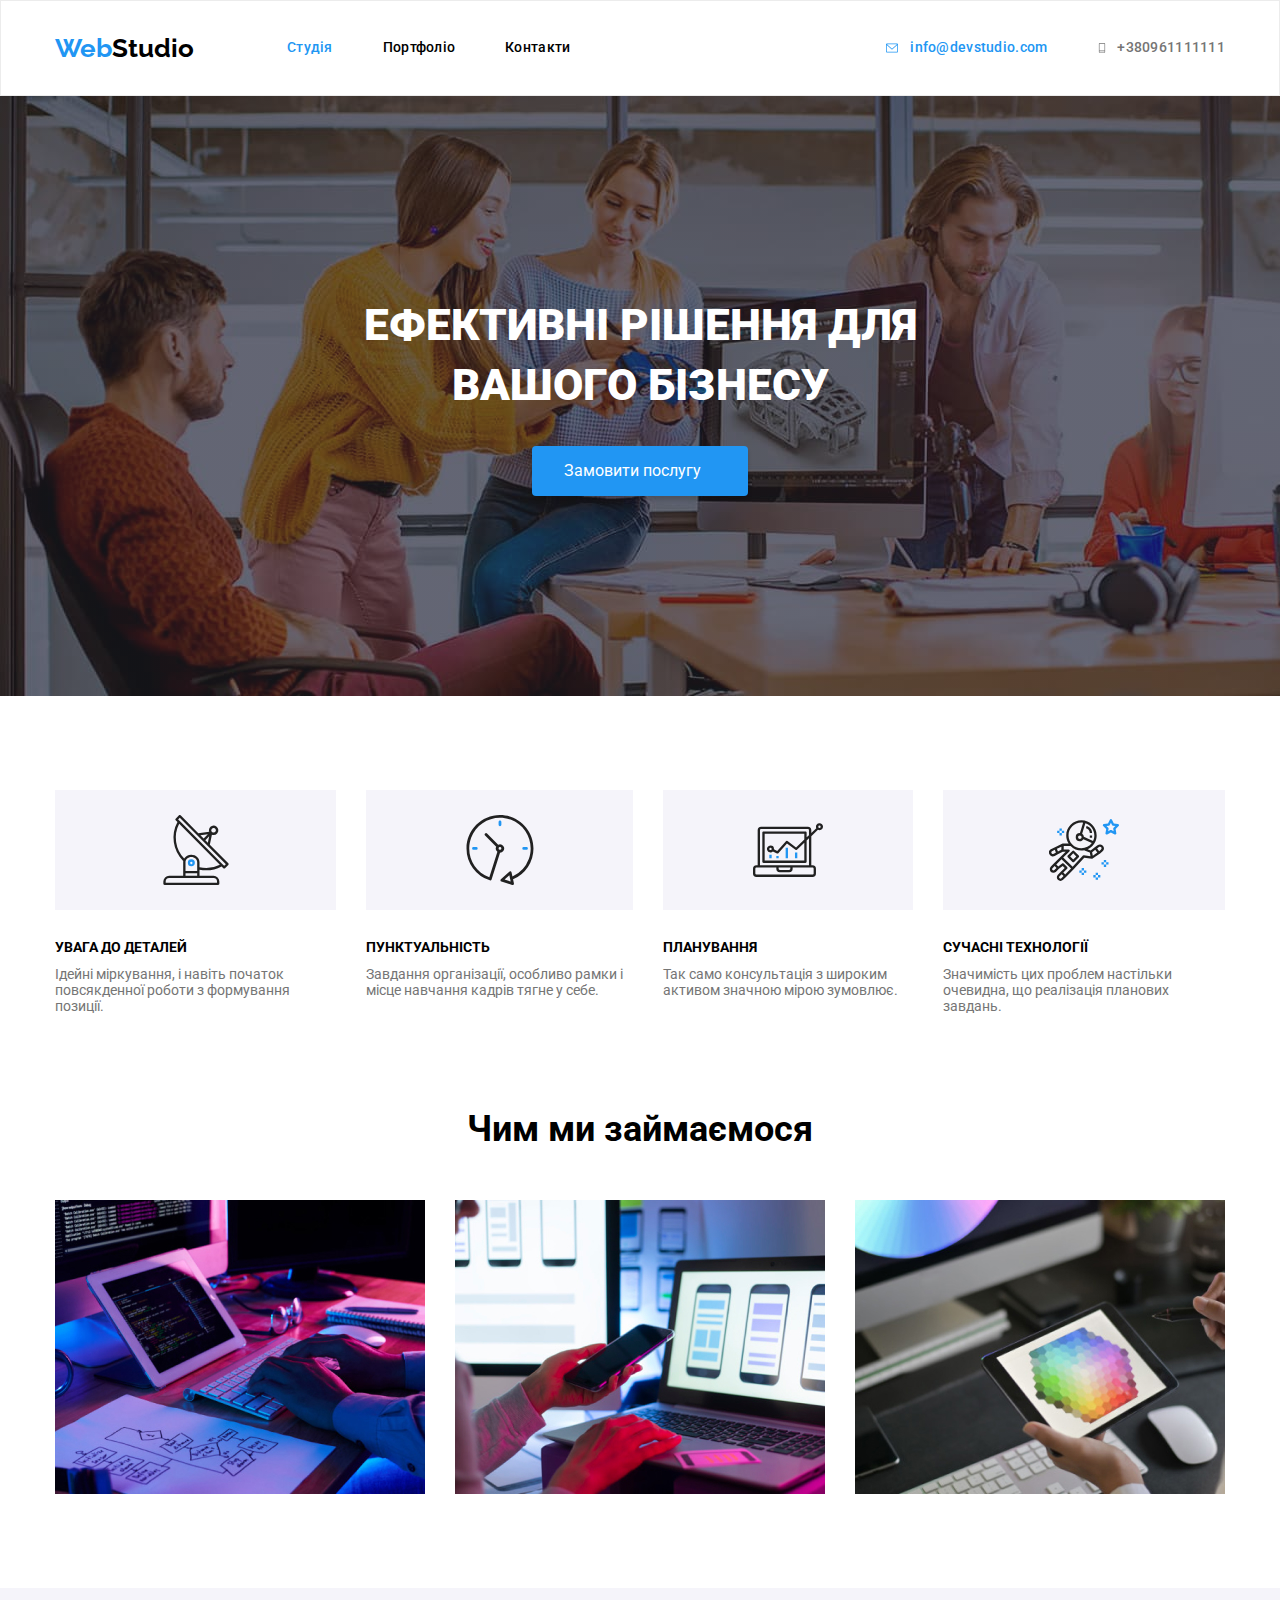
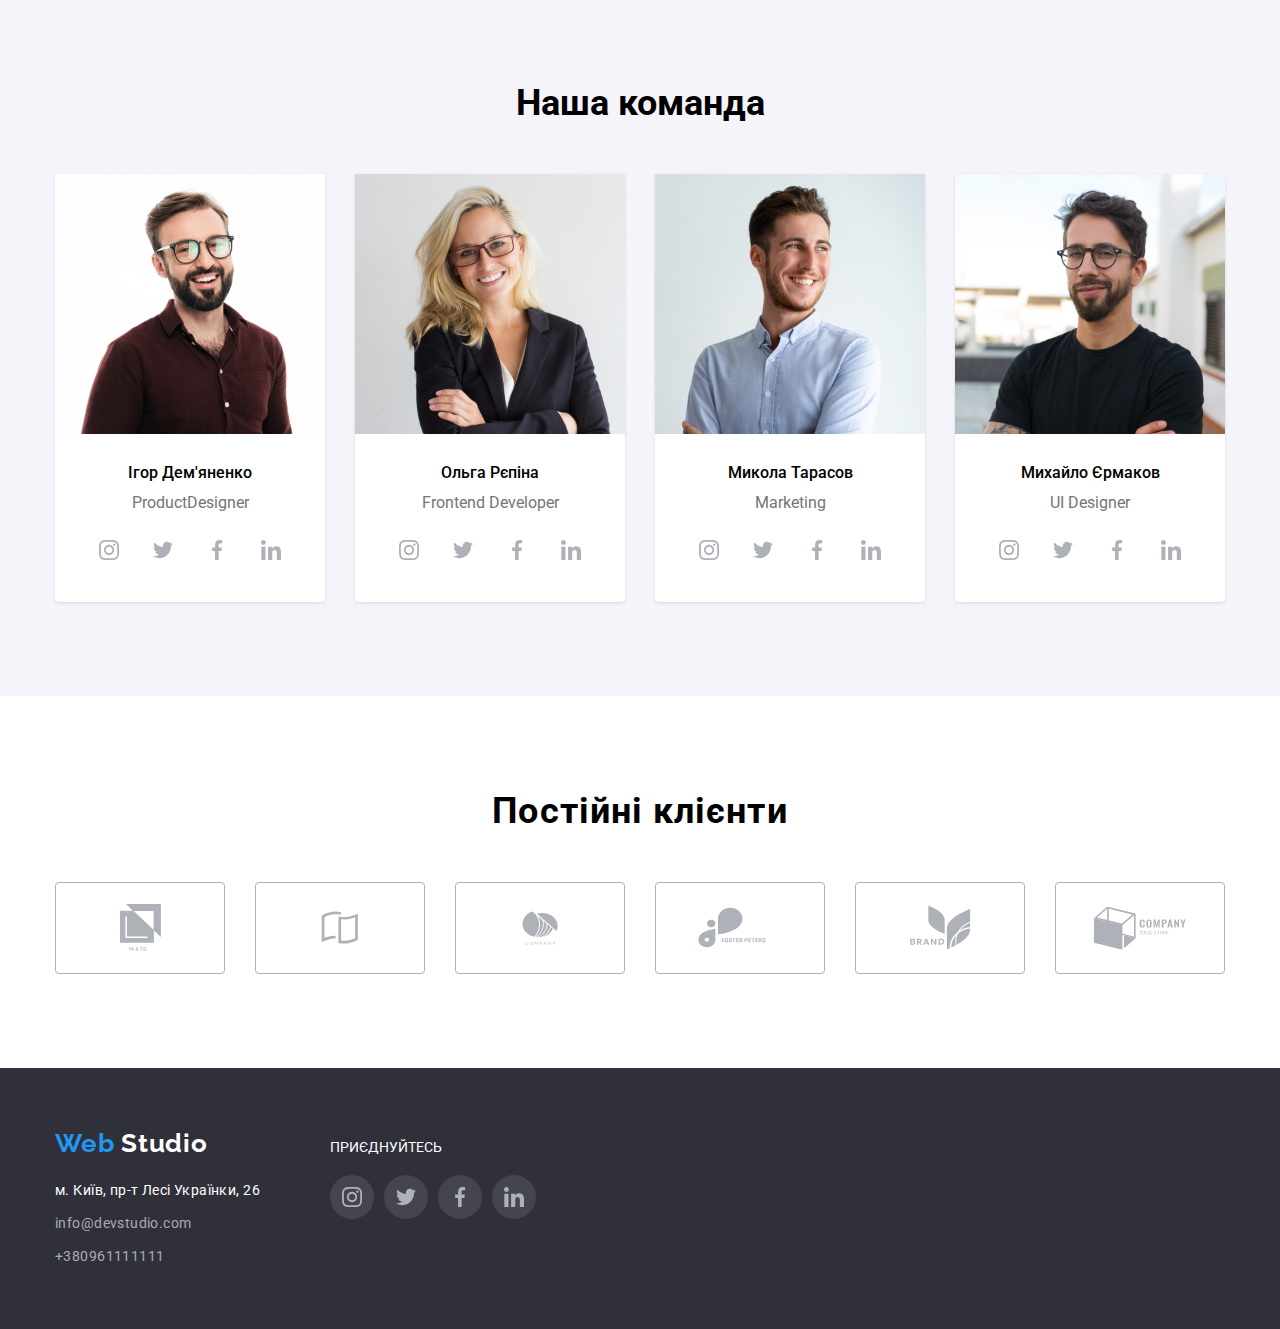
<file: index.html>
<!DOCTYPE html>
<html lang="en">
  <head>
    <meta charset="UTF-8">
    <meta http-equiv="X-UA-Compatible" content="IE=edge">
    <meta name="viewport" content="width=device-width, initial-scale=1.0">
    <link rel="preconnect" href="https://fonts.googleapis.com">
    <link rel="preconnect" href="https://fonts.gstatic.com" crossorigin>
    <link href="https://fonts.googleapis.com/css2?family=Raleway:wght@400;700&family=Roboto:wght@400;500;700;900&display=swap"
     rel="stylesheet">
     <link rel="stylesheet" href="https://cdnjs.cloudflare.com/ajax/libs/modern-normalize/1.1.0/modern-normalize.min.css">
    
    <title>Document</title>
    <link rel="stylesheet" href="./css/styles.css">
  </head>
  <body class="body">
      <!--шапка-->
     <header class="header">
      <div class="conteiner">
       <nav class="main-nav">
        
          <a href="./index.html" class="logo"
           >Web<span class="accent link carrent">Studio</span></a>
          <ul class="site-nav list">
            <li class="item">
              <a href="./index.html" class="link carrent studio">Студія</a>
            </li>
            <li class="item">
              <a href="./portfolio.html" class="link carrent">Портфоліо</a>
            </li>
            <li class="item">
              <a href="kontacts" class="link">Контакти</a>
            </li>
          </ul>
        
        <ul class="auth-nav list">
          <li class="item">
            <a href="mailto:info@devstudio.com" class="header__link__mail">
              <svg class="tech__link" width="16" height="12">
                <use href="./images/symbol-defs.svg#icon-mailmin"></use>
                    
              </svg>info@devstudio.com
            </a>
          </li>
          <li class="item">
            <a href="tel:+380961111111" class="header__link__tel">
              <svg class="tech__link" width="10" height="16">
                <use href=".//images/symbol-defs.svg#icon-telmin"></use>
              </svg>+380961111111
            </a>
              
              
          </li>
        </ul>
       </nav>
      </div>
     </header>
    <!--герой-->
     <main>
      <section class="box-hero">
        
       

        <div class="hero-wrapper">
        <h1 class="hero-title">ЕФЕКТИВНІ РІШЕННЯ ДЛЯ ВАШОГО БІЗНЕСУ</h1>
        <!--Питання!!!-->
        <div class="hero-batton">
        <a href="button" class="button__prime">Замовити послугу</a>
        </div>
      </div>
        
        
      
      </section>
    
   
    
      <!--Особливості-->
    <section class="section">
      <div class="conteiner">       
        <div class="box-peculiarities"> 
        <h2 hidden>Особливості</h2>
 
      </div>
          
        
        <ul class="box-works">
          <li class="box-works-item">
            <h3 class="section-title">УВАГА ДО ДЕТАЛЕЙ</h3>
            <p class="section-task">
              Ідейні міркування, і навіть початок повсякденної роботи з
              формування позиції.
            </p>
          </li>
          <li class="box-works-item">
            <h3 class="section-title">ПУНКТУАЛЬНІСТЬ</h3>
            <p class="section-task">
              Завдання організації, особливо рамки і місце навчання кадрів тягне
              у себе.
            </p>
          </li>
          <li class="box-works-item">
            <h3 class="section-title">ПЛАНУВАННЯ</h3>
            <p class="section-task">
              Так само консультація з широким активом значною мірою зумовлює.
            </p>
          </li>
          <li class="box-works-item">
            <h3 class="section-title">СУЧАСНІ ТЕХНОЛОГІЇ</h3>
            <p class="section-task">
              Значимість цих проблем настільки очевидна, що реалізація планових
              завдань.
            </p>
          </li>
        </ul>
      
      </div>  
      </section>
    
      <!--Чим ми займаемося-->
       <section class="section works">
        <div class="conteiner">
        
        <h2 class="section-made">Чим ми займаємося</h2>
        
        <ul class="section-works">
          <li>
            <img src="./images/netbook.jpg" alt="netbook" width="370" class="netbook">
          </li>
          <li>
            <img src="./images/notebook.jpg" alt="notebook" width="370" class="notebook">
          </li>
          <li><img src="./images/tablet.jpg" alt="tablet" width="370" class="tablet">
          </li>
        </ul>
        </div>
      </section>
   
      <!--Наша команда-->
      <section class="section-team">
        <div class="conteiner">
        
      
        <h2 class="section-made team">Наша команда</h2>
        <ul class="section-namelist">
          <li class="cards">
            
            <img src="./images/igor.jpg" alt="igor" width="270" class="igor">
            <h3 class="name">Ігор Дем'яненко</h3>
            <p class="position">ProductDesigner</p>
            <ul class="social__list">
              <li class="social__item">
                <a class="social__link" href="#" target="_blank" aria-label="instagram">
                  <svg class="social__icon" width="20" height="20">
                    <use href="./images/symbol-defs.svg#icon-instagrammin"></use>
                  </svg>
                </a>
              </li>
              <li class="social__item">
                <a class="social__link" href="#" target="_blank" aria-label="twitter">
                  <svg class="social__icon" width="20" height="20">
                    <use href="./images/symbol-defs.svg#icon-twittermin"></use>
                  </svg>
                </a>
              </li>
              <li class="social__item">
                <a class="social__link" href="#" target="_blank" aria-label="facebook">
                  <svg class="social__icon" width="20" height="20">
                    <use href="./images/symbol-defs.svg#icon-facebookmin"></use>
                  </svg>
                </a>
              </li>
              <li class="social__item">
                <a class="social__link" href="#" target="_blank" aria-label="linkedin">
                  <svg class="social__icon" width="20" height="20">
                    <use href="./images/symbol-defs.svg#icon-linkedinmin"></use>
                  </svg>
                </a>
              </li>
              

            </ul>
            
          </li>
          <li class="cards">
            <img src="./images/olga.jpg" alt="olga" width="270" class="olga">
            <h3 class="name">Ольга Рєпіна</h3>
            <p class="position">Frontend Developer</p>
            <ul class="social__list">
              <li class="social__item">
                <a class="social__link" href="#" target="_blank" aria-label="instagram">
                  <svg class="social__icon" width="20" height="20">
                    <use href="./images/symbol-defs.svg#icon-instagrammin"></use>
                  </svg>
                </a>
              </li>
              <li class="social__item">
                <a class="social__link" href="#" target="_blank" aria-label="twitter">
                  <svg class="social__icon" width="20" height="20">
                    <use href="./images/symbol-defs.svg#icon-twittermin"></use>
                  </svg>
                </a>
              </li>
              <li class="social__item">
                <a class="social__link" href="#" target="_blank" aria-label="facebook">
                  <svg class="social__icon" width="20" height="20">
                    <use href="./images/symbol-defs.svg#icon-facebookmin"></use>
                  </svg>
                </a>
              </li>
              <li class="social__item">
                <a class="social__link" href="#" target="_blank" aria-label="linkedin">
                  <svg class="social__icon" width="20" height="20">
                    <use href="./images/symbol-defs.svg#icon-linkedinmin"></use>
                  </svg>
                </a>
              </li>
              

            </ul>
          </li>
          <li class="cards">
            <img src="./images/mikola.jpg" alt="mikola" width="270" class="mikola">
            <h3 class="name">Микола Тарасов</h3>
            <p class="position">Marketing</p>
            <ul class="social__list">
              <li class="social__item">
                <a class="social__link" href="#" target="_blank" aria-label="instagram">
                  <svg class="social__icon" width="20" height="20">
                    <use href="./images/symbol-defs.svg#icon-instagrammin"></use>
                  </svg>
                </a>
              </li>
              <li class="social__item">
                <a class="social__link" href="#" target="_blank" aria-label="twitter">
                  <svg class="social__icon" width="20" height="20">
                    <use href="./images/symbol-defs.svg#icon-twittermin"></use>
                  </svg>
                </a>
              </li>
              <li class="social__item">
                <a class="social__link" href="#" target="_blank" aria-label="facebook">
                  <svg class="social__icon" width="20" height="20">
                    <use href="./images/symbol-defs.svg#icon-facebookmin"></use>
                  </svg>
                </a>
              </li>
              <li class="social__item">
                <a class="social__link" href="#" target="_blank" aria-label="linkedin">
                  <svg class="social__icon" width="20" height="20">
                    <use href="./images/symbol-defs.svg#icon-linkedinmin"></use>
                  </svg>
                </a>
              </li>
              

            </ul>
          </li>
          <li class="cards">
            <img src="./images/mihail.jpg" alt="mihail" width="270" class="mihail">
            <h3 class="name">Михайло Єрмаков</h3>
            <p class="position">UI Designer</p>
            <ul class="social__list">
              <li class="social__item">
                <a class="social__link" href="#" target="_blank" aria-label="instagram">
                  <svg class="social__icon" width="20" height="20">
                    <use href="./images/symbol-defs.svg#icon-instagrammin"></use>
                  </svg>
                </a>
              </li>
              <li class="social__item">
                <a class="social__link" href="#" target="_blank" aria-label="twitter">
                  <svg class="social__icon" width="20" height="20">
                    <use href="./images/symbol-defs.svg#icon-twittermin"></use>
                  </svg>
                </a>
              </li>
              <li class="social__item">
                <a class="social__link" href="#" target="_blank" aria-label="facebook">
                  <svg class="social__icon" width="20" height="20">
                    <use href="./images/symbol-defs.svg#icon-facebookmin"></use>
                  </svg>
                </a>
              </li>
              <li class="social__item">
                <a class="social__link" href="#" target="_blank" aria-label="linkedin">
                  <svg class="social__icon" width="20" height="20">
                    <use href="./images/symbol-defs.svg#icon-linkedinmin"></use>
                  </svg>
                </a>
              </li>
              

            </ul>
          </li>
        </ul>
        </div>
      </section>
     <!--Постійні клієнти-->
      <section class="section">
        <div class="conteiner">
        <h2 class="our__clients">Постійні клієнти</h2>
        </div>
        <div class="conteiner">
        <div class="clients">
        <ul class="clients__size">
          <li class="client__cards">
            <a class="client__item" href="#" target="_blank" aria-label="uniononemin">
              <svg class="client__label" width="41" height="47">
                <use href="./images/symbol-defs.svg#icon-uniononemin"></use>
              </svg>
            </a>
          </li>
          <li class="client__cards">
            <a class="client__item" href="#" target="_blank" aria-label="uniontwomin">
              <svg class="client__label" width="38" height="34">
                <use href="./images/symbol-defs.svg#icon-uniontwomin"></use>
              </svg>
            </a>
          </li>
          <li class="client__cards">
            <a class="client__item" href="#" target="_blank" aria-label="unionthreemin">
              <svg class="client__label" width="38" height="34">
                <use href="./images/symbol-defs.svg#icon-unionthreemin"></use>
              </svg>
            </a>
           </li>
          <li class="client__cards">
            <a class="client__item" href="#" target="_blank" aria-label="unionformin">
              <svg class="client__label" width="84" height="41">
                <use href="./images/symbol-defs.svg#icon-unionformin"></use>
              </svg>
            </a>
           </li>
          <li class="client__cards">
            <a class="client__item" href="#" target="_blank" aria-label="unionfivemin">
              <svg class="client__label" width="63" height="45">
                <use href="./images/symbol-defs.svg#icon-unionfivemin"></use>
              </svg>
            </a>
            </li>
          <li class="client__cards">
            <a class="client__item" href="#" target="_blank" aria-label="unionsixmin">
              <svg class="client__label" width="94" height="44">
                <use href="./images/symbol-defs.svg#icon-unionsixmin"></use>
              </svg>
            </a>
            </li>

                  
        </ul>
      </div>
    </div>
      </section>
   </main>

    <!--Футер-->
    
    <footer class="footer">
        
        <div class="conteiner conteiner-wrap">
          <div class="place">
          <a href="./index.html" class="logo-footer">Web
            <span class="accent-footer">Studio</span>
          </a>

      <address>
        <ul class="address">
          <li>
            <a
              href="https://www.google.com/maps/place/%D0%B1%D1%83%D0%BB.+%D0%9B%D0%B5%D1%81%D0%B8+%D0%A3%D0%BA%D1%80%D0%B0%D0%B8%D0%BD%D0%BA%D0%B8,+26,+%D0%9A%D0%B8%D0%B5%D0%B2,+02000/@50.4265807,30.5361918,17z/data=!3m1!4b1!4m5!3m4!1s0x40d4cf0e033ecbe9:0x57a4dffefec77da0!8m2!3d50.4265807!4d30.5383859"
              target="_blank"
              rel="noopener noreferrer" class="map" 
              >м. Київ, пр-т Лесі Українки, 26</a
            >
          </li>
          <li><a href="mailto:info@devstudio.com" class="mail-footer">info@devstudio.com</a></li>
          <li><a href="tel:+380961111111" class="tel-footer">+380961111111</a></li>
        </ul>
      </address>
           </div>
        <div class="footer__join">
      <p class="footer__title">ПРИЄДНУЙТЕСЬ</p>
      <ul class="social__list footer__social">
        <li class="social__item footer__social__item">
          <a class="social__link__" href="#" target="_blank" aria-label="instagram">
            <svg class="social__icon" width="20" height="20">
              <use href="./images/symbol-defs.svg#icon-instagrammin"></use>
            </svg>
          </a>
        </li>
        <li class="social__item footer__social__item">
          <a class="social__link" href="#" target="_blank" aria-label="twitter">
            <svg class="social__icon" width="20" height="20">
              <use href="./images/symbol-defs.svg#icon-twittermin"></use>
            </svg>
          </a>
        </li>
        <li class="social__item footer__social__item">
          <a class="social__link" href="#" target="_blank" aria-label="facebook">
            <svg class="social__icon" width="20" height="20">
              <use href="./images/symbol-defs.svg#icon-facebookmin"></use>
            </svg>
          </a>
        </li>
        <li class="social__item footer__social__item">
          <a class="social__link" href="#" target="_blank" aria-label="linkedin">
            <svg class="social__icon" width="20" height="20">
              <use href="./images/symbol-defs.svg#icon-linkedinmin"></use>
            </svg>
          </a>
        </li>
        

      </ul>

      </div>
    </div>
    
    
    </footer>
  
   
</body>
</html>
</file>
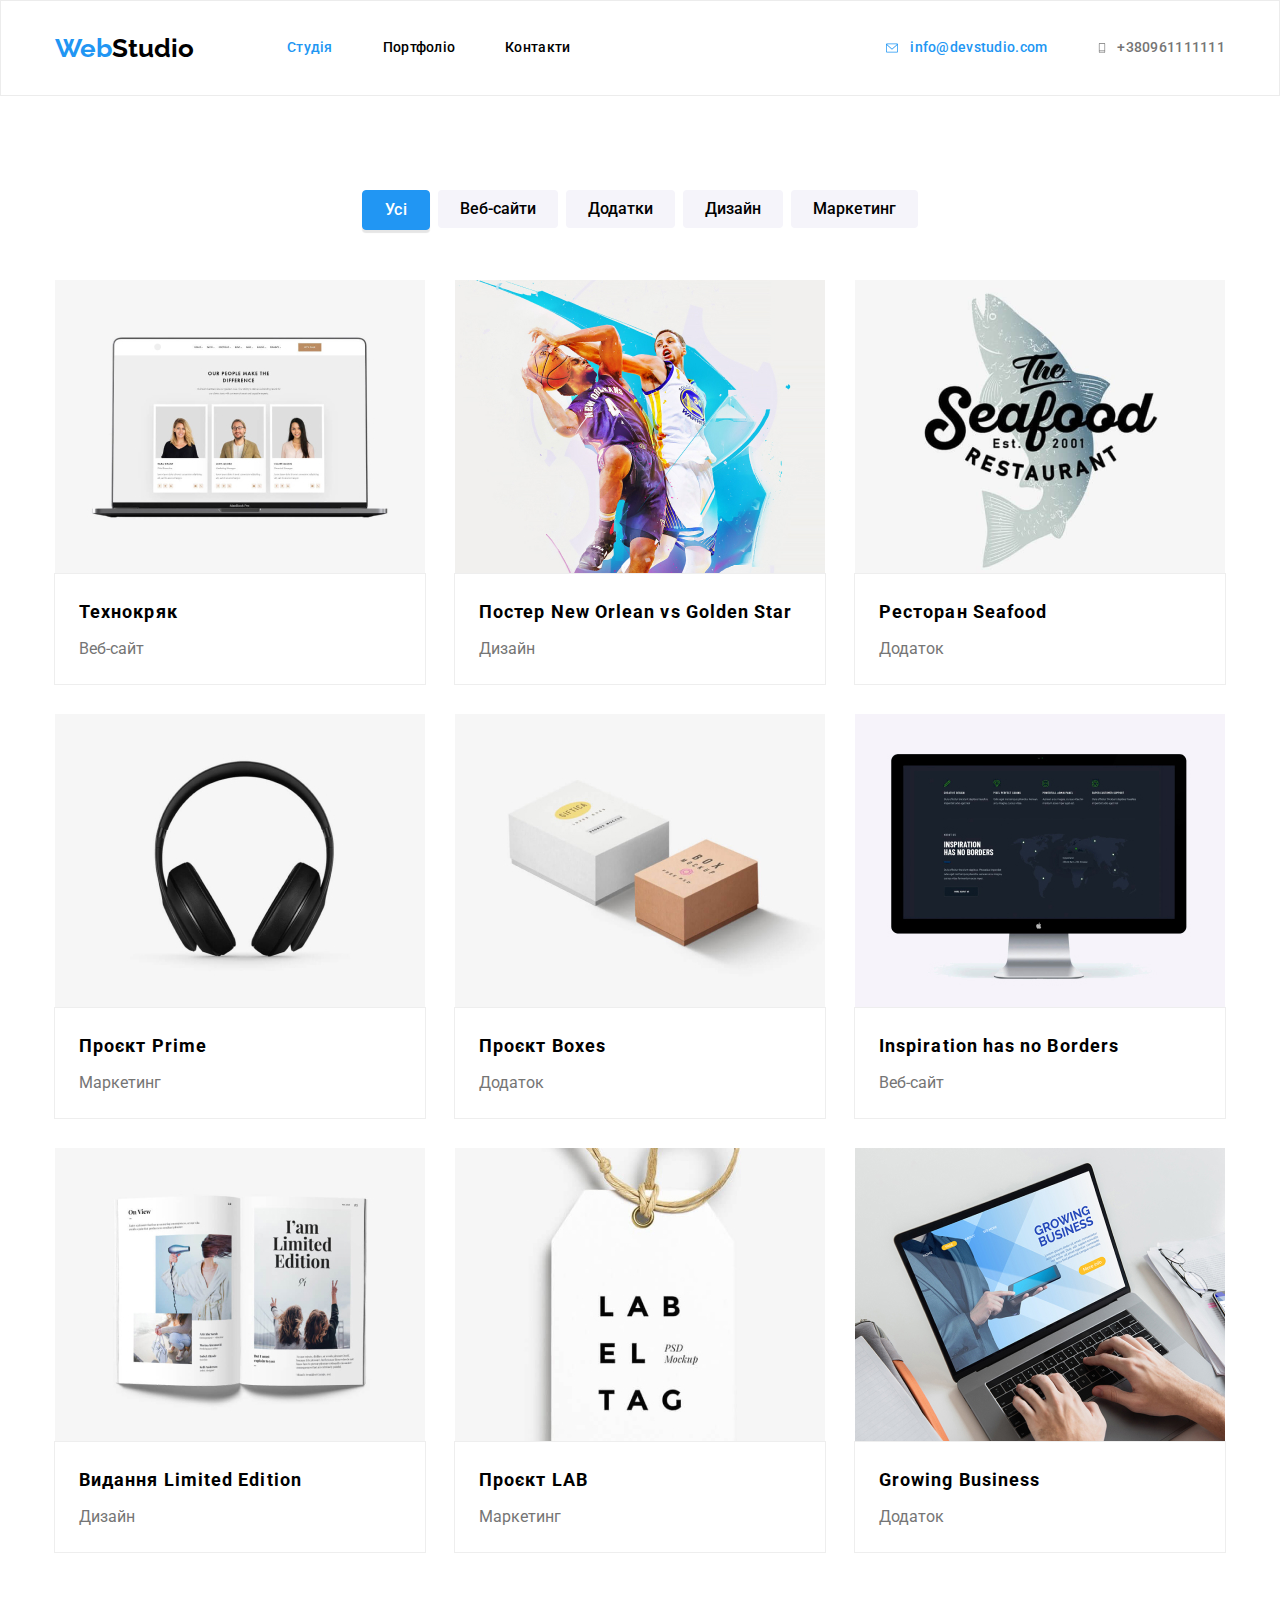
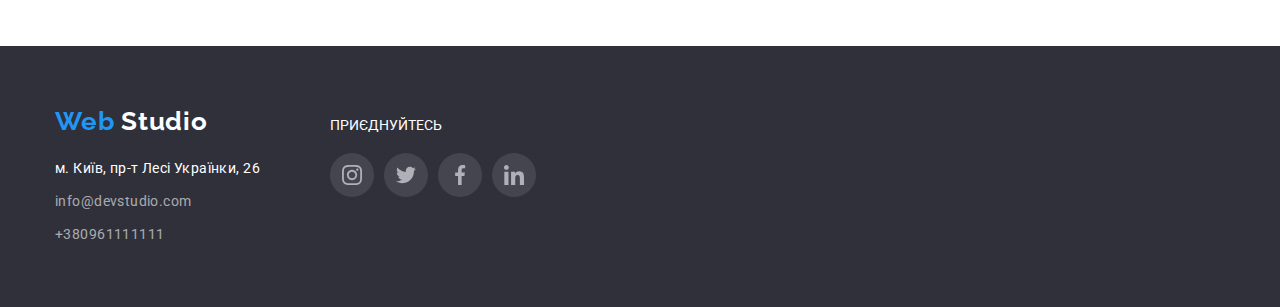
<file: portfolio.html>
<!DOCTYPE html>
<html lang="en">
  <head>
    <meta charset="UTF-8" />
    <meta http-equiv="X-UA-Compatible" content="IE=edge" />
    <meta name="viewport" content="width=device-width, initial-scale=1.0" />
    <link rel="preconnect" href="https://fonts.googleapis.com" />
    <link rel="preconnect" href="https://fonts.gstatic.com" crossorigin />
    <link
      href="https://fonts.googleapis.com/css2?family=Raleway:wght@400;700&family=Roboto:wght@400;500;700;900&display=swap"
      rel="stylesheet"
    />
    <link
      rel="stylesheet"
      href="https://cdnjs.cloudflare.com/ajax/libs/modern-normalize/1.1.0/modern-normalize.min.css"
    />

    <title>Document</title>
    <link rel="stylesheet" href="./css/styles.css" />
  </head>
  <body class="body">
    <!--шапка-->
    <header class="header">
      <div class="conteiner">
        <nav class="main-nav">
          <a href="webstudio" class="logo">
            Web<span class="accent">Studio</span></a
          >
          <ul class="site-nav list">
            <li class="item">
              <a href="./index.html" class="link carrent studio">Студія</a>
            </li>
            <li class="item">
              <a href="./portfolio.html" class="link carrent">Портфоліо</a>
            </li>
            <li class="item"><a href="kontacts" class="link">Контакти</a></li>
          </ul>

          <ul class="auth-nav list">
            <li class="item">
              <a href="mailto:info@devstudio.com" class="header__link__mail">
                <svg class="tech__link" width="16" height="12">
                  <use href="./images/symbol-defs.svg#icon-mailmin"></use></svg
                >info@devstudio.com
              </a>
            </li>
            <li class="item">
              <a href="tel:+380961111111" class="header__link__tel">
                <svg class="tech__link" width="10" height="16">
                  <use href=".//images/symbol-defs.svg#icon-telmin"></use></svg
                >+380961111111
              </a>
            </li>
          </ul>
        </nav>
      </div>
    </header>
    <!--герой-->
    <main>
      <!--main nav-->
      <section class="section">
        <div class="conteiner">
          <h1 hidden>Portfolio-work</h1>
          <div class="button-nav">
            <ul class="button-box">
              <li>
                <button type="button" class="button-portfolio blue">Усі</button>
              </li>
              <li>
                <button type="button" class="button-portfolio">
                  Веб-сайти
                </button>
              </li>
              <li>
                <button type="button" class="button-portfolio">Додатки</button>
              </li>
              <li>
                <button type="button" class="button-portfolio">Дизайн</button>
              </li>
              <li>
                <button type="button" class="button-portfolio">
                  Маркетинг
                </button>
              </li>
            </ul>
          </div>
        </div>

        <!--picture-->

        <div class="conteiner">
          <div class="box__section__cards">
            <ul class="section__title">
              <li class="section__title__card">
                <img
                  src="./images/technokrak.jpg"
                  alt="technokrak"
                  width="370"
                  height="294"
                />
                <div class="section__title__card__bord">
                  <h2 class="section__title__portfolio">Технокряк</h2>
                  <p class="section__task__portfolio">Веб-сайт</p>
                </div>
              </li>
              <li class="section__title__card">
                <img
                  src="./images/neworlean.jpg"
                  alt="neworlean"
                  width="370"
                  height="294"
                />
                <div class="section__title__card__bord">
                  <h2 class="section__title__portfolio">
                    Постер New Orlean vs Golden Star
                  </h2>
                  <p class="section__task__portfolio">Дизайн</p>
                </div>
              </li>
              <li class="section__title__card">
                <img
                  src="./images/seafood.png"
                  alt="seafood"
                  width="370"
                  height="294"
                />
                <div class="section__title__card__bord">
                  <h2 class="section__title__portfolio">Ресторан Seafood</h2>
                  <p class="section__task__portfolio">Додаток</p>
                </div>
              </li>
              <li class="section__title__card">
                <img
                  src="./images/prime.jpg"
                  alt="prime"
                  width="370"
                  height="294"
                />
                <div class="section__title__card__bord">
                  <h2 class="section__title__portfolio">Проєкт Prime</h2>
                  <p class="section__task__portfolio">Маркетинг</p>
                </div>
              </li>
              <li class="section__title__card">
                <img
                  src="./images/boxes.jpg"
                  alt="boxes"
                  width="370"
                  height="294"
                />
                <div class="section__title__card__bord">
                  <h2 class="section__title__portfolio">Проєкт Boxes</h2>
                  <p class="section__task__portfolio">Додаток</p>
                </div>
              </li>
              <li class="section__title__card">
                <img
                  src="./images/inspiration.jpg"
                  alt="inspiration"
                  width="370"
                  height="294"
                />
                <div class="section__title__card__bord">
                  <h2 class="section__title__portfolio">
                    Inspiration has no Borders
                  </h2>
                  <p class="section__task__portfolio">Веб-сайт</p>
                </div>
              </li>
              <li class="section__title__card">
                <img
                  src="./images/limited.jpg"
                  alt="limited"
                  width="370"
                  height="294"
                />
                <div class="section__title__card__bord">
                  <h2 class="section__title__portfolio">
                    Видання Limited Edition
                  </h2>
                  <p class="section__task__portfolio">Дизайн</p>
                </div>
              </li>
              <li class="section__title__card">
                <img
                  src="./images/lab.jpg"
                  alt="lab"
                  width="370"
                  height="294"
                />
                <div class="section__title__card__bord">
                  <h2 class="section__title__portfolio">Проєкт LAB</h2>
                  <p class="section__task__portfolio">Маркетинг</p>
                </div>
              </li>
              <li class="section__title__card">
                <img
                  src="./images/grouing.jpg"
                  alt="grouing"
                  width="370"
                  height="294"
                />
                <div class="section__title__card__bord">
                  <h2 class="section__title__portfolio">Growing Business</h2>
                  <p class="section__task__portfolio">Додаток</p>
                </div>
              </li>
            </ul>
          </div>
        </div>
      </section>
    </main>
    <!--Футер-->

    <footer class="footer">
      <div class="conteiner conteiner-wrap">
        <div class="place">
          <a href="./index.html" class="logo-footer"
            >Web
            <span class="accent-footer">Studio</span>
          </a>

          <address>
            <ul class="address">
              <li>
                <a
                  href="https://www.google.com/maps/place/%D0%B1%D1%83%D0%BB.+%D0%9B%D0%B5%D1%81%D0%B8+%D0%A3%D0%BA%D1%80%D0%B0%D0%B8%D0%BD%D0%BA%D0%B8,+26,+%D0%9A%D0%B8%D0%B5%D0%B2,+02000/@50.4265807,30.5361918,17z/data=!3m1!4b1!4m5!3m4!1s0x40d4cf0e033ecbe9:0x57a4dffefec77da0!8m2!3d50.4265807!4d30.5383859"
                  target="_blank"
                  rel="noopener noreferrer"
                  class="map"
                  >м. Київ, пр-т Лесі Українки, 26</a
                >
              </li>
              <li>
                <a href="mailto:info@devstudio.com" class="mail-footer"
                  >info@devstudio.com</a
                >
              </li>
              <li>
                <a href="tel:+380961111111" class="tel-footer">+380961111111</a>
              </li>
            </ul>
          </address>
        </div>
        <div class="footer__join">
          <p class="footer__title">ПРИЄДНУЙТЕСЬ</p>
          <ul class="social__list footer__social">
            <li class="social__item footer__social__item">
              <a
                class="social__link__"
                href="#"
                target="_blank"
                aria-label="instagram"
              >
                <svg class="social__icon" width="20" height="20">
                  <use href="./images/symbol-defs.svg#icon-instagrammin"></use>
                </svg>
              </a>
            </li>
            <li class="social__item footer__social__item">
              <a
                class="social__link"
                href="#"
                target="_blank"
                aria-label="twitter"
              >
                <svg class="social__icon" width="20" height="20">
                  <use href="./images/symbol-defs.svg#icon-twittermin"></use>
                </svg>
              </a>
            </li>
            <li class="social__item footer__social__item">
              <a
                class="social__link"
                href="#"
                target="_blank"
                aria-label="facebook"
              >
                <svg class="social__icon" width="20" height="20">
                  <use href="./images/symbol-defs.svg#icon-facebookmin"></use>
                </svg>
              </a>
            </li>
            <li class="social__item footer__social__item">
              <a
                class="social__link"
                href="#"
                target="_blank"
                aria-label="linkedin"
              >
                <svg class="social__icon" width="20" height="20">
                  <use href="./images/symbol-defs.svg#icon-linkedinmin"></use>
                </svg>
              </a>
            </li>
          </ul>
        </div>
      </div>
    </footer>
  </body>
</html>
</file>
<file: css/styles.css>
html,
body,
div,
span,
applet,
object,
iframe,
h1,
h2,
h3,
h4,
h5,
h6,
p,
blockquote,
pre,
a,
abbr,
acronym,
address,
big,
cite,
code,
html,
body,
div,
span,
applet,
object,
iframe,
h1,
h2,
h3,
h4,
h5,
h6,
p,
blockquote,
pre,
a,
abbr,
acronym,
address,
big,
cite,
code,
del,
dfn,
em,
img,
ins,
kbd,
q,
s,
samp,
small,
strike,
strong,
sub,
sup,
tt,
var,
b,
u,
i,
center,
dl,
dt,
dd,
ol,
ul,
li,
fieldset,
form,
label,
legend,
table,
caption,
tbody,
tfoot,
thead,
tr,
th,
td,
article,
aside,
canvas,
details,
embed,
figure,
figcaption,
footer,
header,
hgroup,
menu,
nav,
output,
ruby,
section,
summary,
time,
mark,
audio,
video {
  margin: 0px;
  margin: 0px;
  padding: 0;
  border: 0;
  font-size: 100%;
  font: inherit;
  vertical-align: baseline;
}

html {
  box-sizing: border-box;
  margin: 0;
  padding: 0;
  border: 0;
  font-size: 100%;
  font: inherit;
  font-weight: normal;
  vertical-align: baseline;
}

img {
    display: block;
    max-width: 100%;
    height: auto;
}


*,
*::before,
*::after {
  box-sizing: inherit;
}
:root {
  --primery-fon-color: var(rgba(255, 255, 255, 1));
  --second-color-main-footer: var(rgba(47, 48, 58, 1));
  --body-text-color: var(rgba(33, 150, 243, 1));
  --primery-text-color: var(rgba(33, 33, 33, 1));
}

/* второй цвет фона и футера #2F303A */
/* фон чим ми займаемось #F5F5F5*/
/* фон наша команда background: rgba(245, 244, 250, 1); */
/* body text color #000000*/
/* вторичный цвет текста background: rgba(33, 33, 33, 1);
*/
body {
  font-family: "Roboto", sans-serif;
  font-size: 14px;
  font-style: normal;
  background-color: var(--primery-fon-color);
  font-weight: 400;
}
.conteiner {
  max-width: 1200px;
  width: 100%;
  margin: 0 auto;
  padding-left: 15px;
  padding-right: 15px;
}
.button {
  cursor: pointer;
}
.list-stale-image {
  display: block;
}

/* основний фон шапки */
.header {
  background-color: (var(--primery-fon-color));
  border: 1px solid rgba(236, 236, 236, 1);
}
/* conteiner header */
.main-nav {
  display: flex;
  align-items: center;
  justify-content: center;
}

ul {
  list-style: none;
  margin: 0;
  padding: 0;
}
/* logotype */
.logo:hover {
  color: var(--body-text-color);
}
.logo {
  font-family: "Raleway";
  font-size: 26px;
  font-weight: bold;
  color: rgba(33, 150, 243, 1);
  text-decoration: none;
  padding-left: 0px;
  padding-top: 0px;
  margin: 0;
  padding-top: 32px;
  padding-bottom: 32px;
}
.accent:hover {
  color: rgba(33, 150, 243, 1);
}
.accent {
  font-family: "Raleway";
  font-size: 26px;
  font-weight: bold;
  color: rgb(0, 0, 1);
  margin-right: 93px;
}
.header .link.carrent.studio:hover,
.header .link.carrent.studio:focus {
  color: var(--body-text-color);
}

.header .link:hover,
.header .link:focus {
  color: rgba(33, 150, 243, 1);
}
.link-mail {
  text-decoration: none;
  color: var(--body-text-color);
}

/* site-nav */
.link {
  text-decoration: none;
  color: #000;
}

.site-nav .link.studio {
  color: rgba(33, 150, 243, 1);
}

.site-nav.list {
  display: flex;
  font-weight: medium;
  line-height: 1.14;
  letter-spacing: 0.02em;
  font-weight: 500;
}
.site-nav .list:not(first-child) {
  color: var(--body-text-color);
}

.site-nav .item {
  padding-top: 32px;
  padding-bottom: 32px;
  margin-right: 50px;
}
.site-nav .item:last-child {
  margin-right: 0;
}

.studio .link {
  color: #2196f3;
}

.portfolio {
  color: #212121;
}

/* auth-nav */
.auth-nav.list {
  display: flex;
  margin-left: auto;
  font-weight: 500;
  font-size: 100%;
  line-height: 1.14;
  letter-spacing: 0.02em;
}
.auth-nav .mail {
  margin-right: 0px;
  margin-left: 0px;
}
.a.link {
  padding-top: 32px;
  padding-bottom: 32px;
}
.auth-nav .tel {
  margin-right: 0px;
  margin-left: 50px;
}

.header__link__mail {
  display: flex;
  justify-content: center;
  align-items: center;
  padding-top: 32px;
  padding-bottom: 32px;
  gap: 10px;
  color: rgba(33, 150, 243, 1);
  text-decoration: none;
}
.header__link__tel {
  display: flex;
  justify-content: center;
  align-items: center;
  padding-top: 32px;
  padding-bottom: 32px;
  gap: 10px;
  color: rgba(117, 117, 117, 1);
  text-decoration: none;
}

.item .auth-nav {
  padding-top: 32px;
  padding-bottom: 32px;
  display: flex;
  justify-content: center;
}
.auth-nav .item + .item {
  margin-left: 50px;
  padding-top: 0px;
  padding-bottom: 0px;
}

/* hero */
.section {
  padding-top: 94px;
  padding-bottom: 94px;
}

.box-hero {
  background-color: #212121;

  height: 600px;

  margin-left: 0px;
  background-size: contain;

  padding-top: 0px;
  padding-bottom: 94px;

  background-image: linear-gradient(
      rgba(47, 48, 58, 0.4),
      rgba(47, 48, 58, 0.4)
    ),
    url("../images/img.jpg");

  background-repeat: no-repeat;
  background-size: cover;
  background-color: #212121;
}

.hero-wrapper {
  padding-top: 200px;
  text-align: center;
  max-width: 696px;
  margin: auto;
}

.hero-title {
  padding: 0px 0px;
  margin-bottom: 30px;

  font-weight: 900;
  font-size: 44px;
  line-height: 1.36;
  color: #ffffff;

  /* hero backgraund */
}
.hero-batton {
  display: flex;
  justify-content: center;
}

.button__prime {
  /* size button */
  width: 216px;
  height: 50px;
  border-radius: 4px;

  /* color shadow batton*/
  background: rgba(33, 150, 243, 1);
  box-shadow: 0px 4px 4px rgba(0, 0, 0, 0.15);

  /* text button */
  display: flex;

  margin-top: 0;
  margin-bottom: 0;
  padding: 10px 32px;
  text-align: center;

  border: transparent;

  /* color button */

  text-decoration: none;

  /* position text button */

  /* text button */

  font-size: 16px;
  line-height: 1.88;
  text-align: center;
  letter-spacing: 6%;
  color: #ffffff;
}
/* Особливості */
.box-works {
  display: flex;
  justify-content: center;
  gap: 30px;
}
.box-works-item::before {
  display: block;
  content: "";
  height: 120px;
  background: #f5f4fa;
  background-image: url(../images/attentionmin.svg);
  background-repeat: no-repeat;
  background-position: center;

  margin-bottom: 30px;
}

.box-works-item:nth-child(2)::before {
  background-image: url(../images/oclockmin.svg);
}
.box-works-item:nth-child(3)::before {
  background-image: url(../images/planningmin.svg);
}
.box-works-item:nth-child(4)::before {
  background-image: url(../images/technologymin.svg);
}

.section-title {
  font-weight: bold;
  line-height: 1.14;
  font-size: 14px;
  margin-bottom: 10px;
}
.section-title-picture {
  width: 1200px;
  padding-left: 0px;
  padding-right: 0px;
}

.section-task {
  font-style: normal;

  color: #757575;
}
.section.works {
  padding-top: 0;
}
/* Чим ми займаемося та наша команда--> */

.section-made {
  font-weight: bold;
  font-size: 36px;
  line-height: 1.17;
  margin-top: 0px;
  margin-bottom: 0px;
  text-align: center;
  margin-bottom: 50px;
}
.section-works {
  display: flex;
  justify-content: center;
  gap: 30px;
  width: 1170px;
  padding-left: 0px;
  padding-right: 0px;
}

/* our team */

.section-team {
  background-color: rgba(245, 244, 250, 1);
  padding-top: 94px;
  padding-bottom: 94px;
}
.cards {
  background-color: rgba(255, 255, 255, 1);

  box-shadow: 0px 2px 1px 0px rgba(0, 0, 0, 0.2);

  box-shadow: 0px 1px 1px 0px rgba(0, 0, 0, 0.14);

  box-shadow: 0px 1px 3px 0px rgba(0, 0, 0, 0.12);

  border-radius: 0px 0px 4px 4px;
}

.section-namelist {
  display: flex;
  justify-content: center;
  gap: 30px;
  width: 1170px;
  padding-left: 0px;
  padding-right: 0px;
}

.name {
  font-weight: 500;
  font-size: 16px;
  line-height: 1.17;
  margin-top: 30px;
  text-align: center;
}
.position {
  font-style: normal;
  font-size: 16px;
  line-height: 1.19;
  /* identical to box height */
  margin-top: 10px;
  text-align: center;
  color: rgba(117, 117, 117, 1);
  margin-bottom: 16px;
}
/**social**/

.social__list {
  display: flex;
  justify-content: space-evenly;
  align-content: center;
  align-items: baseline;

  color: rgba(175, 177, 184, 1);

  gap: 10px;

  margin-bottom: 30px;
  margin-right: 32px;
  margin-left: 32px;
}

.social__item {
  border-radius: 50%;
  width: 44px;
  height: 44px;
  display: flex;
  justify-content: center;
  align-items: center;
}

.social__item:hover,
.social__item:focus {
  background-color: #2196f3;
}
.social__item:hover .social__icon {
  fill: #ffffff;
}

.social__icon {
  display: flex;
  justify-content: center;
  align-items: center;
  fill: currentColor;

  width: 20px;
  height: 20px;
  background-position: 50%;

  color: rgb(26, 178, 195);
  fill: rgba(175, 177, 184, 1);
}
/*--наші клієнти--*/

.our__clients {
  font-family: Roboto;
  font-size: 36px;
  font-weight: 700;
  line-height: 42px;
  letter-spacing: 0.03em;
  text-align: center;
  margin-bottom: 50px;
}

.clients {
  display: flex;
  justify-content: center;
}

.clients__size {
  display: flex;
  justify-content: center;
  gap: 30px;
}

.client__cards {
  display: flex;
  align-items: center;
  justify-content: center;

  width: 170px;
  height: 92px;
  border: 1px solid #afb1b8;
  border-radius: 4px;
}
.client__cards:hover,
.client__cards:focus {
  border: 1px solid rgba(33, 150, 243, 1);
}
.client__label {
  fill: rgba(175, 177, 184, 1);
}
.client__cards:hover .client__label,
.client__cards:focus .client__label {
  fill: rgba(33, 150, 243, 1);
}
.client__item {
  display: flex;
  width: 100%;
  height: 100%;
  align-items: center;
  justify-content: center;
}

/* footer */

.cont__footer {
  display: flex;
}

/* footer backgraund */

/* footer position */

.footer {
  background-color: rgba(47, 48, 58, 1);
  padding-top: 60px;
  padding-bottom: 60px;
}
/*text footer*/
.logo-footer .accent-footer:focus,
.logo-footer .accent-footer:hover {
  color: rgba(33, 150, 243, 1);
}

.logo-footer {
  font-family: "Raleway";
  font-size: 26px;
  font-weight: 700;
  line-height: 31px;
  letter-spacing: 0.03em;
  text-align: left;
  text-decoration: none;
  color: rgba(33, 150, 243, 1);
}

.accent-footer {
  font-family: "Raleway";
  font-size: 26px;
  font-weight: bold;
  line-height: 0px;
  letter-spacing: 0.03em;
  text-align: left;
  color: rgba(255, 255, 255, 1);
}

.map:focus,
.map:hover {
  color: rgba(33, 150, 243, 1);
}

.map {
  font-style: normal;
  font-weight: 400;
  font-size: 14px;
  line-height: 1.71;
  /* or 171% */

  letter-spacing: 0.03em;
  text-decoration: none;
  color: #ffffff;

  display: inline-block;
  margin-top: 20px;
}

.mail-footer {
  font-style: normal;
  font-weight: 400;
  font-size: 14px;
  line-height: 1.71;
  /* or 171% */
  text-decoration: none;
  letter-spacing: 0.03em;

  color: rgba(255, 255, 255, 0.6);
  display: inline-block;
  margin-top: 9px;
}

.tel-footer {
  font-style: normal;

  font-size: 14px;
  line-height: 1.71;
  /* or 171% */
  text-decoration: none;
  letter-spacing: 0.03em;

  color: rgba(255, 255, 255, 0.6);

  display: inline-block;
  margin-top: 9px;
}
.tel-footer:focus,
.tel-footer:hover {
  color: rgba(33, 150, 243, 1);
}

.footer__join {
  margin-left: 70px;
}


.footer__social {
  margin: 0;
}

.footer__title {
  color: rgba(255, 255, 255, 1);
  margin-bottom: 20px;
}
.social__item {
  display: flex;
  gap: 10px;

  justify-content: center;
  align-items: center;
  fill: currentColor;

  width: 44px;
  height: 44px;
  background-position: 50%;
  background-color: rgba(255, 255, 255, 0.1);
}


.social__item__footer:hover,
.social__item__footer:focus {
  background-color: #f3212f;
}
.social__item__footer:hover .social__icon {
  fill: #ffffff;
}
.social__item__footer {
  border-radius: 50%;
  width: 44px;
  height: 44px;
  display: flex;
  justify-content: center;
  align-items: center;
  background: rgba(255, 255, 255, 0.1);
}

.conteiner-wrap {
  display: flex;
  align-items: baseline;
}

/* portfolio */

.section {
  padding-top: 94px;
  padding-bottom: 94px;
}
.button-box {
  display: flex;
  justify-content: center;

  cursor: pointer;
  margin-bottom: 50px;
  gap: 8px;
}
.button-nav {
  margin-bottom: 0px;
}
/* button portfolio blue*/


/* batton text-color */
.button-portfolio:focus {
  background-color: var(--primery-fon-color);
  color: var(--body-text-color);
}
.button-portfolio:hover {
  color: var(--body-text-color);
  border-color: rgba(33, 150, 243, 1);
}
/* button-portfolio-all */
.button-portfolio {
      min-height: 38px;

  padding: 6px 22px;
  border-radius: 4px;

  background: rgba(245, 244, 250, 1);
  border: transparent;

  font-family: "Roboto";
  font-weight: 500;
  font-size: 16px;

  cursor: pointer;
}
.blue,
.button-portfolio:hover {
  

  /* color button blue */
  
  
  border: 1px solid rgba(33, 150, 243, 1);
  

  border-radius: 4px;
}
.blue {
  
background: rgba(33, 150, 243, 1);
  box-shadow: 0px 2px 2px 0px rgba(0, 0, 0, 0.12);

  box-shadow: 0px 1px 2px 0px rgba(0, 0, 0, 0.08);

  box-shadow: 0px 3px 1px 0px rgba(0, 0, 0, 0.1);

  font-family: "Roboto";
  font-style: normal;
  font-weight: 500;
  font-size: 16px;
  line-height: 26px;
  /* identical to box height, or 162% */

  text-align: center;
  letter-spacing: 0.03em;
  line-height: 1.62;
  color: #ffffff;

  /* identical to box height, or 162% */

  cursor: pointer;
}


/* block cards*/
.section__box {
  padding-bottom: 94px;
}

ul.section__title {
  display: flex;
  flex-wrap: wrap;
  gap: 30px;
}

.section__title__card {
  /* background-color: yellow; */
  flex-basis: calc((100% - 30px * 2) / 3);
  
}

.section__title__card:hover {
  border: 1px solid rgba(238, 238, 238, 1);
  box-shadow: 0px 1px 1px rgba(0, 0, 0, 0.12), 0px 4px 4px rgba(0, 0, 0, 0.06),
    1px 4px 6px rgba(0, 0, 0, 0.16);
    cursor: pointer;
}

.section__title__card__bord {
  display: block;
  outline: 1px solid #eeeeee;
  text-align: left;
  padding-top: 20px;
  padding-left: 24px;
  padding-right: 24px;
  padding-bottom: 20px;
}

.section__title__portfolio {
  font-weight: bold;
  font-size: 18px;
  line-height: 2;
  /* identical to box height, or 200% */

  letter-spacing: 0.06em;
  margin-top: 0px;
  padding-bottom: 4px;
}

.section__task__portfolio {
  font-weight: normal;
  font-size: 16px;
  line-height: 1.88;
  /* identical to box height, or 188% */

  margin-bottom: 0;
  margin-top: 0;

  color: #757575;
}
.place__portfolio {
  margin-bottom: 94px;
}
</file>
